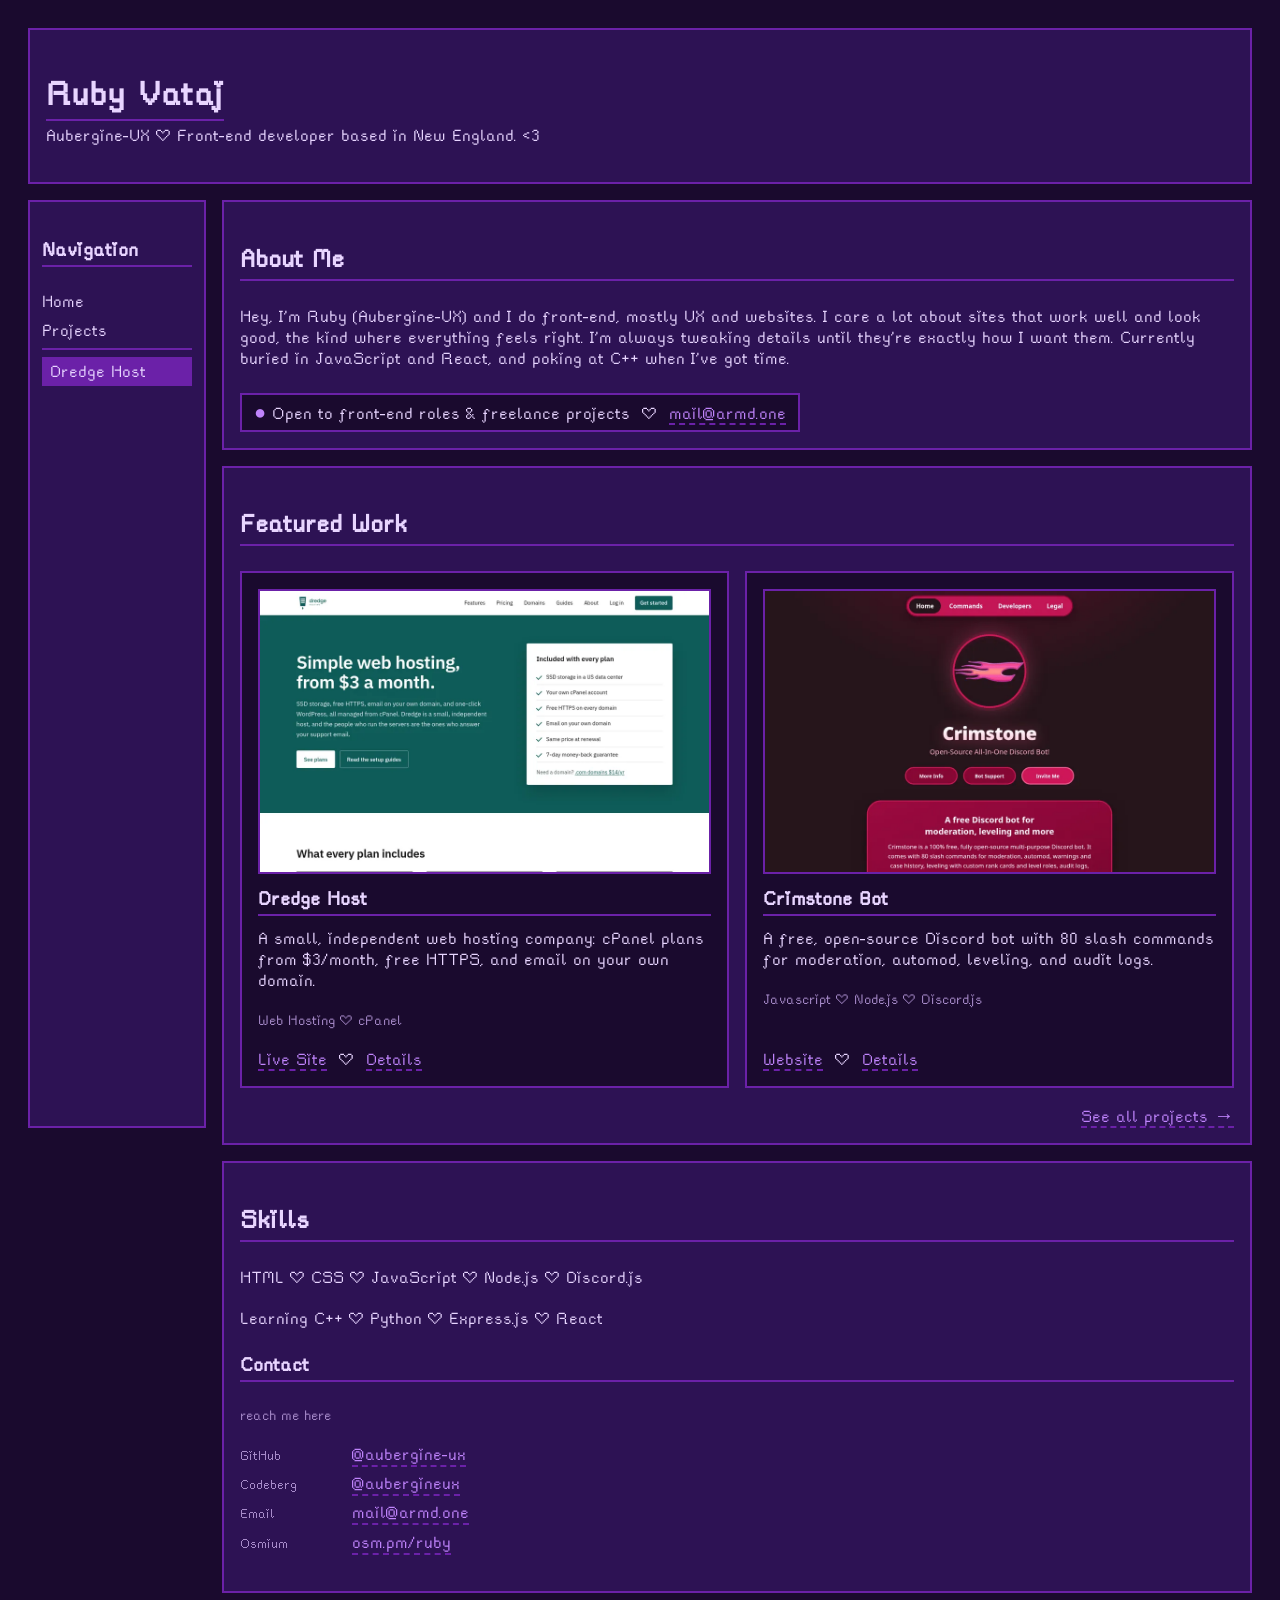
<file: index.html>
<!DOCTYPE html>
<html lang="en">
  <head>
    <meta charset="UTF-8">
    <meta http-equiv="X-UA-Compatible" content="IE=edge">
    <title>Aubergine-UX</title>
    <meta name="darkreader-lock">
    <meta name="description" content="Aubergine-UX — front-end developer based in New England.">
    <meta property="og:type" content="website">
    <meta property="og:site_name" content="Aubergine-UX">
    <meta property="og:title" content="Aubergine-UX">
    <meta property="og:description" content="Aubergine-UX — front-end developer based in New England.">
    <meta property="og:url" content="https://aubergineux.com/">
    <meta property="og:image" content="https://aubergineux.com/images/favicon.png">
    <meta name="twitter:card" content="summary">
    <meta name="viewport" content="width=device-width, initial-scale=1.0">
    <link rel="icon" type="image/png" href="/images/favicon.png">
    <link rel="stylesheet" href="style.css?v=4">
  </head>
  <body>

    <div class="panel">
      <div class="header">
        <h1>Ruby Vataj</h1>
      </div>
      <p>Aubergine-UX · Front-end developer based in New England. <3 </p>
    </div>

    <div class="layout">

      <div class="sidebar">
        <h3>Navigation</h3>
        <a href="index.html">Home</a>
        <a href="projects.html">Projects</a>
        <a href="https://dredgehost.com/" target="_blank" class="highlight">Dredge Host</a>
      </div>

      <div class="main">

        <div class="panel">
          <h2>About Me</h2>
          <p>Hey, I'm Ruby (Aubergine-UX) and I do front-end, mostly UX and websites. I care a lot about sites that work well and look good, the kind where everything feels right. I'm always tweaking details until they're exactly how I want them. Currently buried in JavaScript and React, and poking at C++ when I've got time.</p>
          <p class="availability">Open to front-end roles &amp; freelance projects &nbsp;·&nbsp; <a href="mailto:mail@armd.one">mail@armd.one</a></p>
        </div>

        <div class="panel">
          <h2>Featured Work</h2>

          <div class="featured-grid">

            <div class="project">
              <a class="project-shot" href="projects.html#dredge-host" aria-hidden="true" tabindex="-1">
                <img src="images/projects/dredge-host.webp" alt="" width="960" height="600" loading="lazy">
              </a>
              <div class="project-body">
                <h3>Dredge Host</h3>
                <p>A small, independent web hosting company: cPanel plans from $3/month, free HTTPS, and email on your own domain.</p>
                <p class="section-desc">Web Hosting · cPanel</p>
                <div class="project-links"><a href="https://dredgehost.com/" target="_blank">Live Site</a> &nbsp;·&nbsp; <a href="projects.html#dredge-host">Details</a></div>
              </div>
            </div>

            <div class="project">
              <a class="project-shot" href="projects.html#crimstone-bot" aria-hidden="true" tabindex="-1">
                <img src="images/projects/crimstone.webp" alt="" width="960" height="600" loading="lazy">
              </a>
              <div class="project-body">
                <h3>Crimstone Bot</h3>
                <p>A free, open-source Discord bot with 80 slash commands for moderation, automod, leveling, and audit logs.</p>
                <p class="section-desc">Javascript · Node.js · Discord.js</p>
                <div class="project-links"><a href="https://crim.aubergineux.com/" target="_blank">Website</a> &nbsp;·&nbsp; <a href="projects.html#crimstone-bot">Details</a></div>
              </div>
            </div>

          </div>

          <p class="see-all"><a href="projects.html">See all projects →</a></p>
        </div>

        <div class="panel">
          <h2>Skills</h2>
          <p>HTML · CSS · JavaScript · Node.js · Discord.js</p>
          <p>Learning C++ · Python · Express.js · React</p>

          <h3>Contact</h3>
          <p class="section-desc">reach me here</p>
          <ul class="elsewhere">
            <li>
              <span class="label">GitHub</span>
              <a href="https://github.com/aubergine-ux">@aubergine-ux</a>
            </li>
            <li>
              <span class="label">Codeberg</span>
              <a href="https://codeberg.org/AubergineUX">@aubergineux</a>
            </li>
            <li>
              <span class="label">Email</span>
              <a href="mailto:mail@armd.one">mail@armd.one</a>
            </li>
            <li>
              <span class="label">Osmium</span>
              <a href="https://osm.pm/ruby">osm.pm/ruby</a>
            </li>
          </ul>
        </div>

      </div>

    </div>

  </body>
</html>
</file>
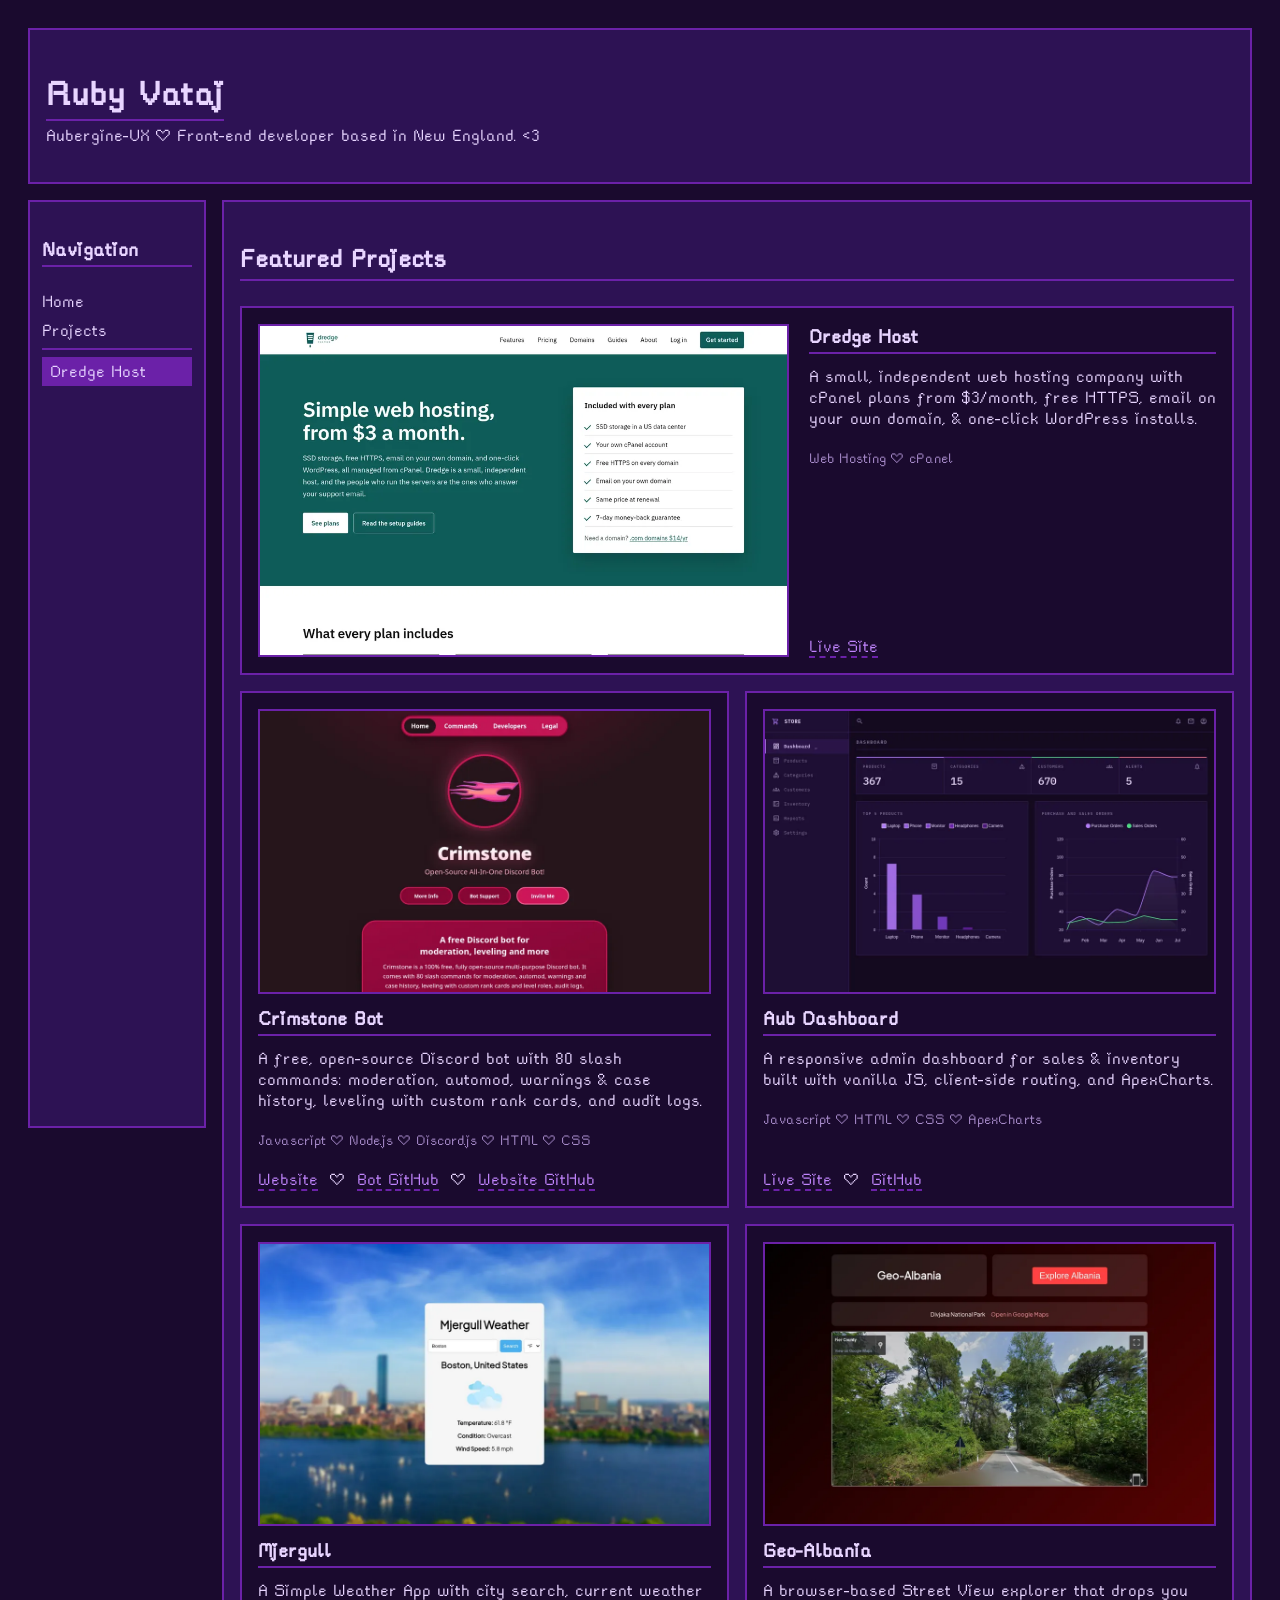
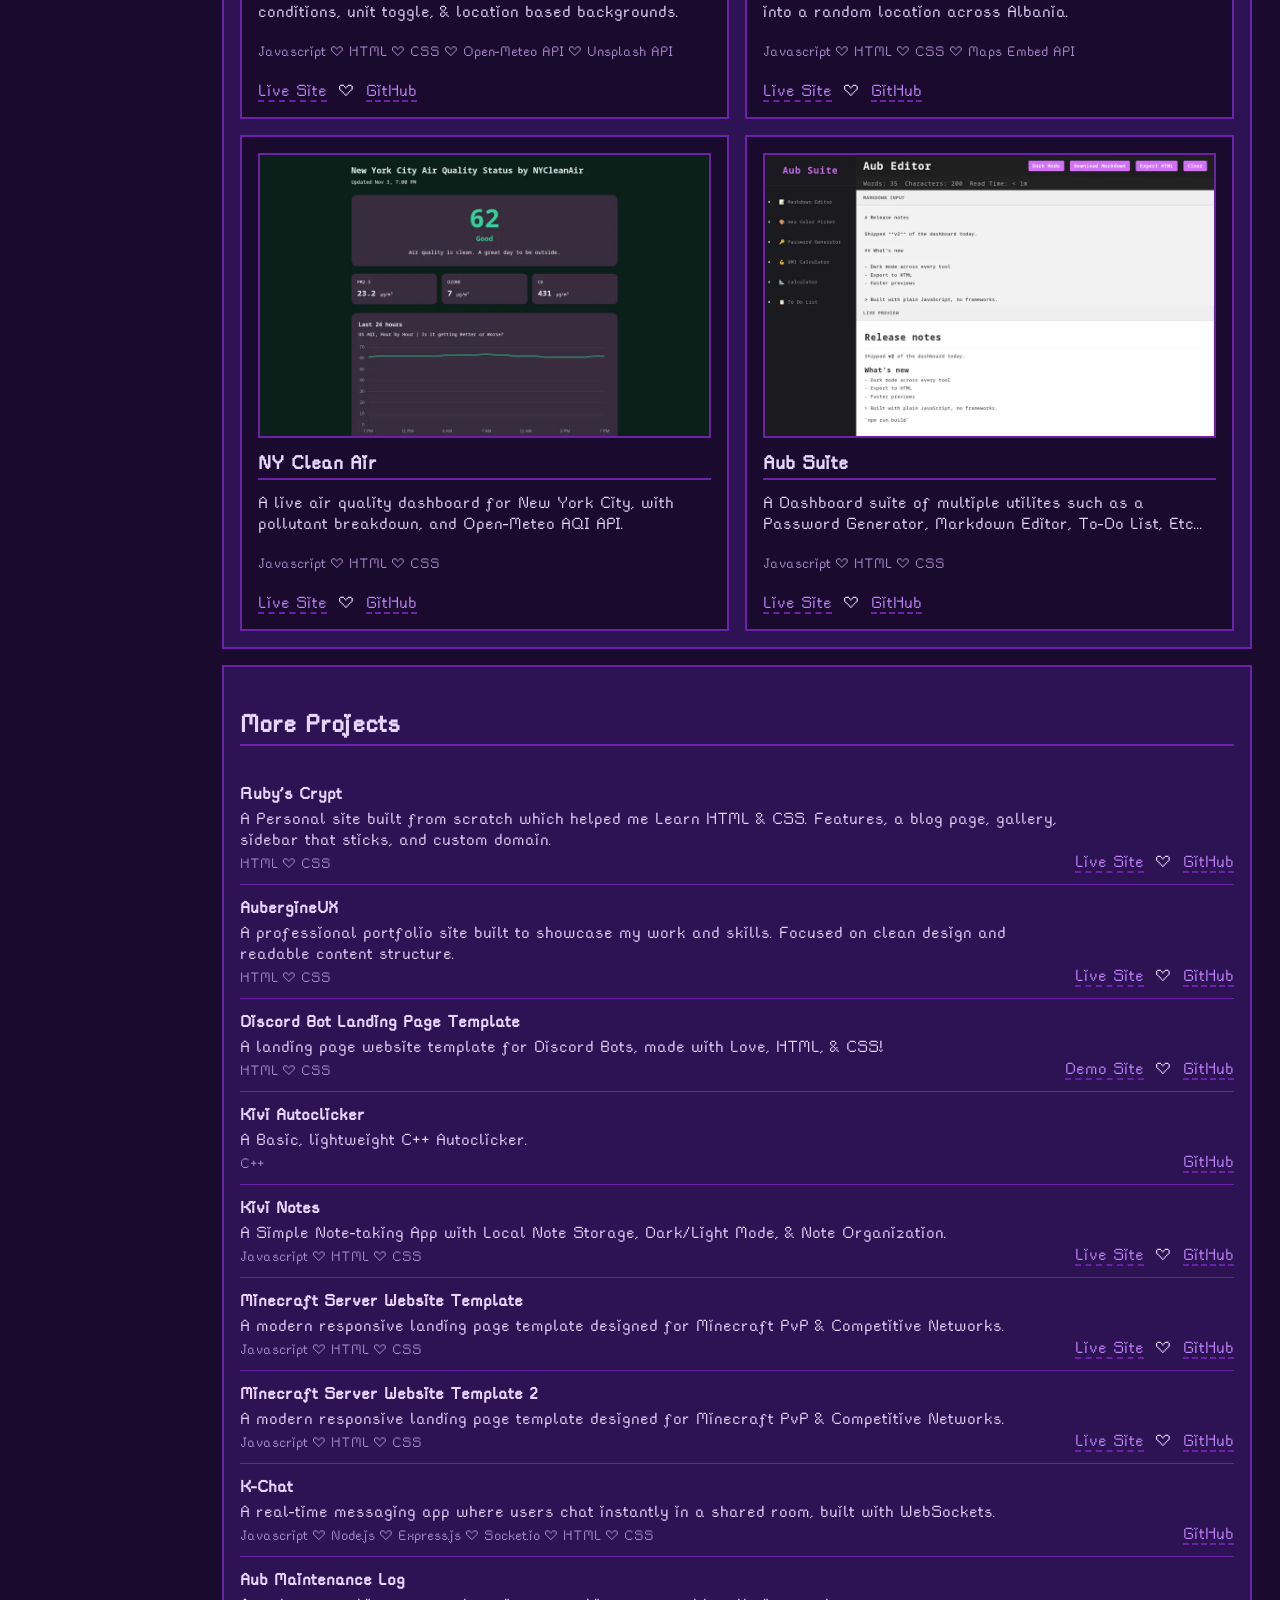
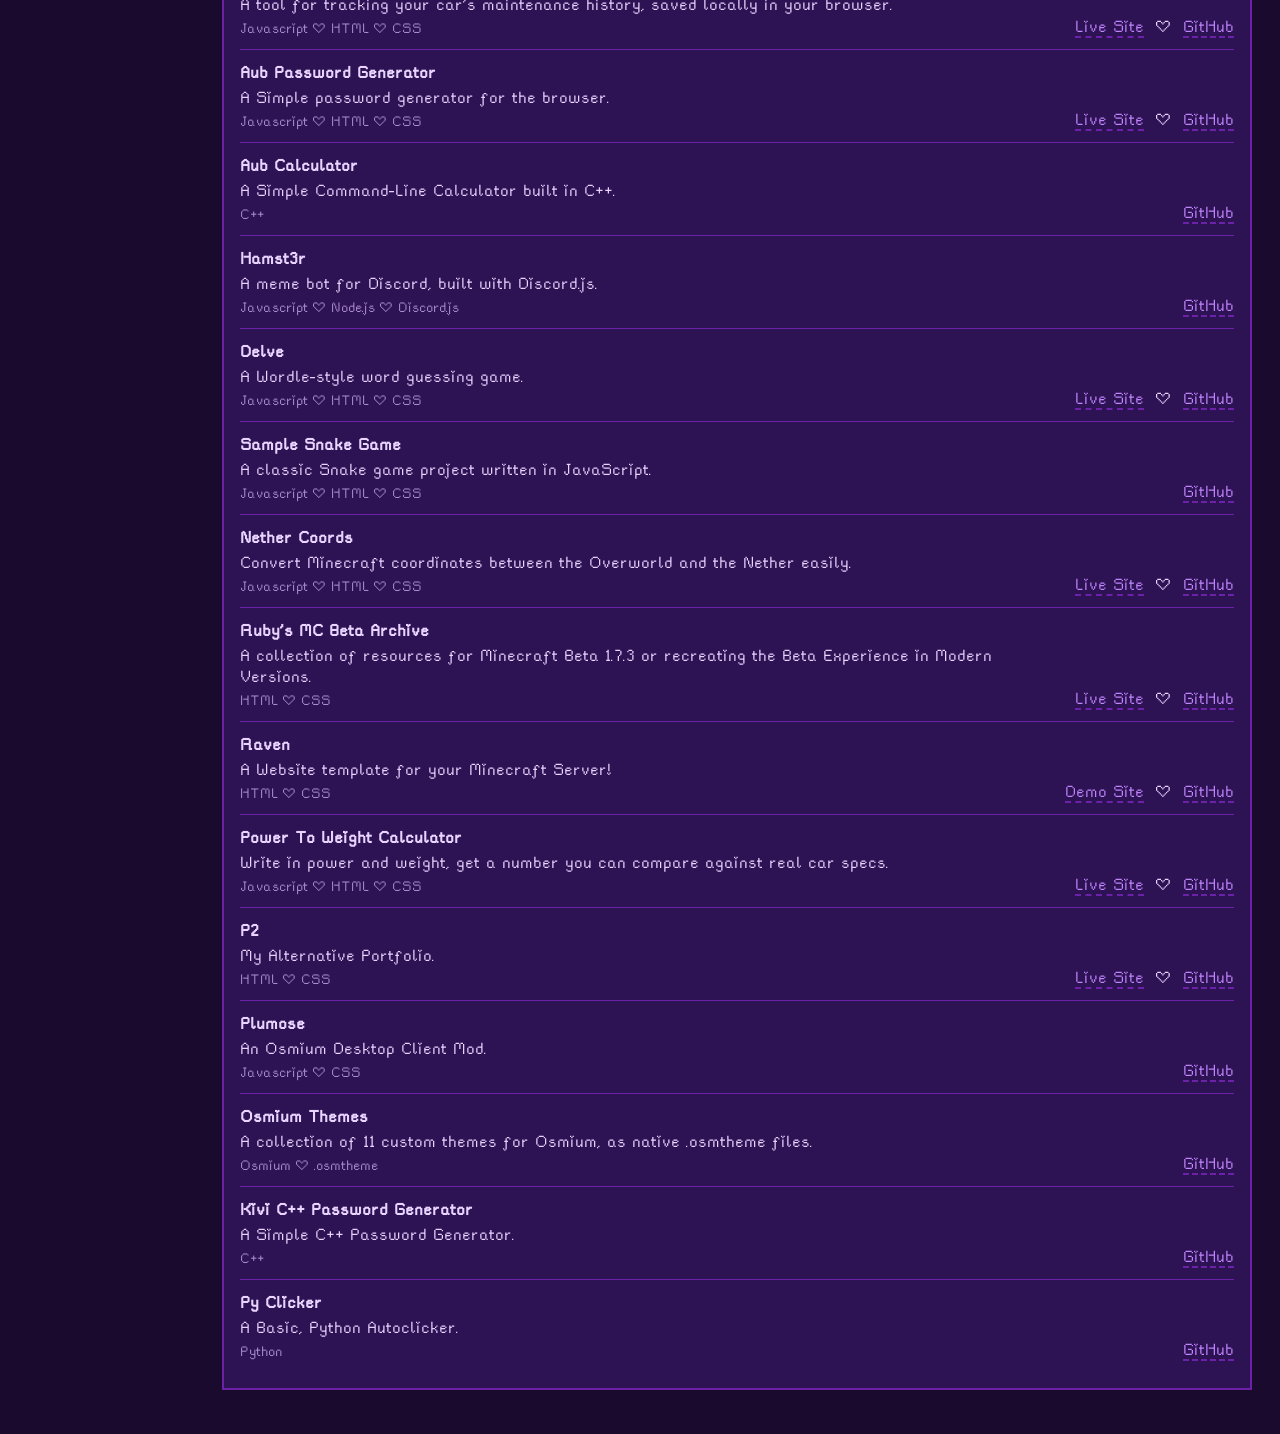
<file: projects.html>
<!DOCTYPE html>
<html lang="en">
  <head>
    <meta charset="UTF-8">
    <meta http-equiv="X-UA-Compatible" content="IE=edge">
    <title>Aubergine-UX - Projects</title>
    <meta name="darkreader-lock">
    <meta name="description" content="Aubergine-UX — front-end developer based in New England.">
    <meta property="og:type" content="website">
    <meta property="og:site_name" content="Aubergine-UX">
    <meta property="og:title" content="Aubergine-UX - Projects">
    <meta property="og:description" content="Aubergine-UX — front-end developer based in New England.">
    <meta property="og:url" content="https://aubergineux.com/projects.html">
    <meta property="og:image" content="https://aubergineux.com/images/favicon.png">
    <meta name="twitter:card" content="summary">
    <meta name="viewport" content="width=device-width, initial-scale=1.0">
    <link rel="icon" type="image/png" href="/images/favicon.png">
    <link rel="stylesheet" href="style.css?v=4">
  </head>
  <body>

    <div class="panel">
      <div class="header">
        <h1>Ruby Vataj</h1>
      </div>
      <p>Aubergine-UX · Front-end developer based in New England. <3 </p>
    </div>

    <div class="layout">
      <div class="sidebar">
        <h3>Navigation</h3>
        <a href="index.html">Home</a>
        <a href="projects.html">Projects</a>
        <a href="https://dredgehost.com/" target="_blank" class="highlight">Dredge Host</a>
      </div>

    <div class="main">

        <div class="panel">
          <h2>Featured Projects</h2>

          <div class="featured-grid">

            <div class="project project-wide" id="dredge-host">
              <a class="project-shot" href="https://dredgehost.com/" target="_blank" aria-hidden="true" tabindex="-1">
                <img src="images/projects/dredge-host.webp" alt="" width="960" height="600" loading="lazy">
              </a>
              <div class="project-body">
                <h3>Dredge Host</h3>
                <p>A small, independent web hosting company with cPanel plans from $3/month, free HTTPS, email on your own domain, & one-click WordPress installs.</p>
                <p class="section-desc">Web Hosting · cPanel</p>
                <div class="project-links"><a href="https://dredgehost.com/" target="_blank">Live Site</a></div>
              </div>
            </div>

            <div class="project" id="crimstone-bot">
              <a class="project-shot" href="https://crim.aubergineux.com/" target="_blank" aria-hidden="true" tabindex="-1">
                <img src="images/projects/crimstone.webp" alt="" width="960" height="600" loading="lazy">
              </a>
              <div class="project-body">
                <h3>Crimstone Bot</h3>
                <p>A free, open-source Discord bot with 80 slash commands: moderation, automod, warnings &amp; case history, leveling with custom rank cards, and audit logs.</p>
                <p class="section-desc">Javascript · Node.js · Discord.js · HTML · CSS</p>
                <div class="project-links"><a href="https://crim.aubergineux.com/" target="_blank">Website</a> &nbsp;·&nbsp; <a href="https://github.com/aubergine-ux/Crimstone-Bot" target="_blank">Bot GitHub</a> &nbsp;·&nbsp; <a href="https://github.com/aubergine-ux/Crimstone-Web" target="_blank">Website GitHub</a></div>
              </div>
            </div>

            <div class="project">
              <a class="project-shot" href="https://armd.one/Aub-Dashboard/" target="_blank" aria-hidden="true" tabindex="-1">
                <img src="images/projects/aub-dashboard.webp" alt="" width="960" height="600" loading="lazy">
              </a>
              <div class="project-body">
                <h3>Aub Dashboard</h3>
                <p>A responsive admin dashboard for sales & inventory built with vanilla JS, client-side routing, and ApexCharts.</p>
                <p class="section-desc">Javascript · HTML · CSS · ApexCharts</p>
                <div class="project-links"><a href="https://armd.one/Aub-Dashboard/" target="_blank">Live Site</a> &nbsp;·&nbsp; <a href="https://github.com/aubergine-ux/Aub-Dashboard" target="_blank">GitHub</a></div>
              </div>
            </div>

            <div class="project">
              <a class="project-shot" href="https://mjergull.aubergineux.com/" target="_blank" aria-hidden="true" tabindex="-1">
                <img src="images/projects/mjergull.webp" alt="" width="960" height="600" loading="lazy">
              </a>
              <div class="project-body">
                <h3>Mjergull</h3>
                <p>A Simple Weather App with city search, current weather conditions, unit toggle, & location based backgrounds.</p>
                <p class="section-desc">Javascript · HTML · CSS · Open-Meteo API · Unsplash API</p>
                <div class="project-links"><a href="https://mjergull.aubergineux.com/" target="_blank">Live Site</a> &nbsp;·&nbsp; <a href="https://github.com/aubergine-ux/Mjergull" target="_blank">GitHub</a></div>
              </div>
            </div>

            <div class="project">
              <a class="project-shot" href="https://geoalb.aubergineux.com/" target="_blank" aria-hidden="true" tabindex="-1">
                <img src="images/projects/geo-albania.webp" alt="" width="960" height="600" loading="lazy">
              </a>
              <div class="project-body">
                <h3>Geo-Albania</h3>
                <p>A browser-based Street View explorer that drops you into a random location across Albania.</p>
                <p class="section-desc">Javascript · HTML · CSS · Maps Embed API</p>
                <div class="project-links"><a href="https://geoalb.aubergineux.com/" target="_blank">Live Site</a> &nbsp;·&nbsp; <a href="https://github.com/aubergine-ux/Geo-Albania" target="_blank">GitHub</a></div>
              </div>
            </div>

            <div class="project">
              <a class="project-shot" href="https://armd.one/NYCleanAir/" target="_blank" aria-hidden="true" tabindex="-1">
                <img src="images/projects/ny-clean-air.webp" alt="" width="960" height="600" loading="lazy">
              </a>
              <div class="project-body">
                <h3>NY Clean Air</h3>
                <p>A live air quality dashboard for New York City, with pollutant breakdown, and Open-Meteo AQI API.</p>
                <p class="section-desc">Javascript · HTML · CSS</p>
                <div class="project-links"><a href="https://armd.one/NYCleanAir/" target="_blank">Live Site</a> &nbsp;·&nbsp; <a href="https://github.com/aubergine-ux/NYCleanAir" target="_blank">GitHub</a></div>
              </div>
            </div>

            <div class="project">
              <a class="project-shot" href="https://suite.aubergineux.com/" target="_blank" aria-hidden="true" tabindex="-1">
                <img src="images/projects/aub-suite.webp" alt="" width="960" height="600" loading="lazy">
              </a>
              <div class="project-body">
                <h3>Aub Suite</h3>
                <p>A Dashboard suite of multiple utilites such as a Password Generator, Markdown Editor, To-Do List, Etc...</p>
                <p class="section-desc">Javascript · HTML · CSS</p>
                <div class="project-links"><a href="https://suite.aubergineux.com/" target="_blank">Live Site</a> &nbsp;·&nbsp; <a href="https://github.com/aubergine-ux/Aub-Suite" target="_blank">GitHub</a></div>
              </div>
            </div>

          </div>
        </div>

        <div class="panel">
          <h2>More Projects</h2>

          <ul class="more-projects">
            <li>
              <div>
                <h3>Ruby's Crypt</h3>
                <p>A Personal site built from scratch which helped me Learn HTML & CSS. Features, a blog page, gallery, sidebar that sticks, and custom domain.</p>
                <p class="section-desc">HTML · CSS</p>
              </div>
              <div class="project-links"><a href="https://armd.one" target="_blank">Live Site</a> &nbsp;·&nbsp; <a href="https://github.com/aubergine-ux/aubergine-ux.github.io" target="_blank">GitHub</a></div>
            </li>
            <li>
              <div>
                <h3>AubergineUX</h3>
                <p>A professional portfolio site built to showcase my work and skills. Focused on clean design and readable content structure.</p>
                <p class="section-desc">HTML · CSS</p>
              </div>
              <div class="project-links"><a href="https://aubergineux.com" target="_blank">Live Site</a> &nbsp;·&nbsp; <a href="https://github.com/aubergine-ux/aubergineux" target="_blank">GitHub</a></div>
            </li>
            <li>
              <div>
                <h3>Discord Bot Landing Page Template</h3>
                <p>A landing page website template for Discord Bots, made with Love, HTML, & CSS!</p>
                <p class="section-desc">HTML · CSS</p>
              </div>
              <div class="project-links"><a href="https://armd.one/Discord-Bot-Landing-Page/" target="_blank">Demo Site</a> &nbsp;·&nbsp; <a href="https://github.com/aubergine-ux/Discord-Bot-Landing-Page" target="_blank">GitHub</a></div>
            </li>
            <li>
              <div>
                <h3>Kivi Autoclicker</h3>
                <p>A Basic, lightweight C++ Autoclicker.</p>
                <p class="section-desc">C++</p>
              </div>
              <div class="project-links"><a href="https://github.com/aubergine-ux/Kivi-Autoclicker" target="_blank">GitHub</a></div>
            </li>
            <li>
              <div>
                <h3>Kivi Notes</h3>
                <p>A Simple Note-taking App with Local Note Storage, Dark/Light Mode, & Note Organization.</p>
                <p class="section-desc">Javascript · HTML · CSS</p>
              </div>
              <div class="project-links"><a href="https://kivi.aubergineux.com/" target="_blank">Live Site</a> &nbsp;·&nbsp; <a href="https://github.com/aubergine-ux/Kivi-Notes" target="_blank">GitHub</a></div>
            </li>
            <li>
              <div>
                <h3>Minecraft Server Website Template</h3>
                <p>A modern responsive landing page template designed for Minecraft PvP & Competitive Networks.</p>
                <p class="section-desc">Javascript · HTML · CSS</p>
              </div>
              <div class="project-links"><a href="https://armd.one/Minecraft-Server-Website/" target="_blank">Live Site</a> &nbsp;·&nbsp; <a href="https://github.com/aubergine-ux/Minecraft-Server-Website" target="_blank">GitHub</a></div>
            </li>
            <li>
              <div>
                <h3>Minecraft Server Website Template 2</h3>
                <p>A modern responsive landing page template designed for Minecraft PvP & Competitive Networks.</p>
                <p class="section-desc">Javascript · HTML · CSS</p>
              </div>
              <div class="project-links"><a href="https://armd.one/MC-Website-Template/" target="_blank">Live Site</a> &nbsp;·&nbsp; <a href="https://github.com/aubergine-ux/MC-Website-Template" target="_blank">GitHub</a></div>
            </li>
            <li>
              <div>
                <h3>K-Chat</h3>
                <p>A real-time messaging app where users chat instantly in a shared room, built with WebSockets.</p>
                <p class="section-desc">Javascript · Node.js · Express.js · Socket.io · HTML · CSS</p>
              </div>
              <div class="project-links"><a href="https://github.com/aubergine-ux/K-Chat" target="_blank">GitHub</a></div>
            </li>
            <li>
              <div>
                <h3>Aub Maintenance Log</h3>
                <p>A tool for tracking your car's maintenance history, saved locally in your browser.</p>
                <p class="section-desc">Javascript · HTML · CSS</p>
              </div>
              <div class="project-links"><a href="https://aml.aubergineux.com/" target="_blank">Live Site</a> &nbsp;·&nbsp; <a href="https://github.com/aubergine-ux/Aub-Maintenance-Log" target="_blank">GitHub</a></div>
            </li>
            <li>
              <div>
                <h3>Aub Password Generator</h3>
                <p>A Simple password generator for the browser.</p>
                <p class="section-desc">Javascript · HTML · CSS</p>
              </div>
              <div class="project-links"><a href="https://armd.one/Aub-Password-Generator/" target="_blank">Live Site</a> &nbsp;·&nbsp; <a href="https://github.com/aubergine-ux/Aub-Password-Generator" target="_blank">GitHub</a></div>
            </li>
            <li>
              <div>
                <h3>Aub Calculator</h3>
                <p>A Simple Command-Line Calculator built in C++.</p>
                <p class="section-desc">C++</p>
              </div>
              <div class="project-links"><a href="https://github.com/aubergine-ux/Aub-Calculator-C" target="_blank">GitHub</a></div>
            </li>
            <li>
              <div>
                <h3>Hamst3r</h3>
                <p>A meme bot for Discord, built with Discord.js.</p>
                <p class="section-desc">Javascript · Node.js · Discord.js</p>
              </div>
              <div class="project-links"><a href="https://github.com/aubergine-ux/Hamst3r" target="_blank">GitHub</a></div>
            </li>
            <li>
              <div>
                <h3>Delve</h3>
                <p>A Wordle-style word guessing game.</p>
                <p class="section-desc">Javascript · HTML · CSS</p>
              </div>
              <div class="project-links"><a href="https://delve.aubergineux.com/" target="_blank">Live Site</a> &nbsp;·&nbsp; <a href="https://github.com/aubergine-ux/Delve" target="_blank">GitHub</a></div>
            </li>
            <li>
              <div>
                <h3>Sample Snake Game</h3>
                <p>A classic Snake game project written in JavaScript.</p>
                <p class="section-desc">Javascript · HTML · CSS</p>
              </div>
              <div class="project-links"><a href="https://github.com/aubergine-ux/Sample-Snake-Game" target="_blank">GitHub</a></div>
            </li>
            <li>
              <div>
                <h3>Nether Coords</h3>
                <p>Convert Minecraft coordinates between the Overworld and the Nether easily.</p>
                <p class="section-desc">Javascript · HTML · CSS</p>
              </div>
              <div class="project-links"><a href="https://armd.one/Nether-Coords/" target="_blank">Live Site</a> &nbsp;·&nbsp; <a href="https://github.com/aubergine-ux/Nether-Coords" target="_blank">GitHub</a></div>
            </li>
            <li>
              <div>
                <h3>Ruby's MC Beta Archive</h3>
                <p>A collection of resources for Minecraft Beta 1.7.3 or recreating the Beta Experience in Modern Versions.</p>
                <p class="section-desc">HTML · CSS</p>
              </div>
              <div class="project-links"><a href="https://armd.one/mc-beta-archive/" target="_blank">Live Site</a> &nbsp;·&nbsp; <a href="https://github.com/aubergine-ux/mc-beta-archive" target="_blank">GitHub</a></div>
            </li>
            <li>
              <div>
                <h3>Raven</h3>
                <p>A Website template for your Minecraft Server!</p>
                <p class="section-desc">HTML · CSS</p>
              </div>
              <div class="project-links"><a href="https://armd.one/Raven/" target="_blank">Demo Site</a> &nbsp;·&nbsp; <a href="https://github.com/aubergine-ux/Raven" target="_blank">GitHub</a></div>
            </li>
            <li>
              <div>
                <h3>Power To Weight Calculator</h3>
                <p>Write in power and weight, get a number you can compare against real car specs.</p>
                <p class="section-desc">Javascript · HTML · CSS</p>
              </div>
              <div class="project-links"><a href="https://armd.one/Power-To-Weight-Calc/" target="_blank">Live Site</a> &nbsp;·&nbsp; <a href="https://github.com/aubergine-ux/Power-To-Weight-Calc" target="_blank">GitHub</a></div>
            </li>
            <li>
              <div>
                <h3>P2</h3>
                <p>My Alternative Portfolio.</p>
                <p class="section-desc">HTML · CSS</p>
              </div>
              <div class="project-links"><a href="https://biz.aubergineux.com/" target="_blank">Live Site</a> &nbsp;·&nbsp; <a href="https://github.com/aubergine-ux/P2" target="_blank">GitHub</a></div>
            </li>
            <li>
              <div>
                <h3>Plumose</h3>
                <p>An Osmium Desktop Client Mod.</p>
                <p class="section-desc">Javascript · CSS</p>
              </div>
              <div class="project-links"><a href="https://github.com/aubergine-ux/Plumose" target="_blank">GitHub</a></div>
            </li>
            <li>
              <div>
                <h3>Osmium Themes</h3>
                <p>A collection of 11 custom themes for Osmium, as native .osmtheme files.</p>
                <p class="section-desc">Osmium · .osmtheme</p>
              </div>
              <div class="project-links"><a href="https://github.com/aubergine-ux/Osmium-Themes" target="_blank">GitHub</a></div>
            </li>
            <li>
              <div>
                <h3>Kivi C++ Password Generator</h3>
                <p>A Simple C++ Password Generator.</p>
                <p class="section-desc">C++</p>
              </div>
              <div class="project-links"><a href="https://github.com/aubergine-ux/Kivi-CPP-Password-Gen" target="_blank">GitHub</a></div>
            </li>
            <li>
              <div>
                <h3>Py Clicker</h3>
                <p>A Basic, Python Autoclicker.</p>
                <p class="section-desc">Python</p>
              </div>
              <div class="project-links"><a href="https://github.com/aubergine-ux/Py-Clicker" target="_blank">GitHub</a></div>
            </li>
          </ul>
        </div>

      </div>

    </div>

  </body>
</html>
</file>
<file: style.css>
@font-face {
  font-family: "rainyhearts";
  src: url("../fonts/rainyhearts.ttf") format("truetype");
  font-display: swap;
}

body {
  background-color: #1a0a2e;
  color: #e8d5ff;
  font-family: "rainyhearts", sans-serif;
  font-size: 20px;
  padding: 20px;
}

a {
  color: #c084fc;
  text-decoration: none;
  border-bottom: 2px dashed #6b21a8;
}

a:hover {
  color: #e8d5ff;
}

h1, h2, h3 {
  border-bottom: 2px solid #6b21a8;
  padding-bottom: 4px;
}

h1 {
  margin-bottom: 4px;
}

p {
  margin-top: 0;
}

.header {
  display: flex;
  align-items: center;
  gap: 16px;
}

.panel {
  background: #2d1254;
  border: 2px solid #6b21a8;
  padding: 16px;
  margin-bottom: 16px;
}

.layout {
  display: flex;
  gap: 16px;
}

.sidebar {
  display: flex;
  flex-direction: column;
  width: 150px;
  flex-shrink: 0;
  background: #2d1254;
  border: 2px solid #6b21a8;
  padding: 12px;
  position: sticky;
  top: 0;
  height: 100vh;
  overflow-y: auto;
  align-self: flex-start;
}

.sidebar a {
  display: block;
  color: #e8d5ff;
  margin-bottom: 8px;
  border-bottom: none;
}

.sidebar a:hover {
  color: #c084fc;
}

.main {
  flex: 1;
}

.elsewhere {
  list-style: none;
  padding: 0;
  display: flex;
  flex-direction: column;
  gap: 0.4rem;
}

.elsewhere li {
  display: flex;
  gap: 1rem;
  align-items: baseline;
}

.label {
  font-size: 0.8em;
  color: #a78bca;
  min-width: 6rem;
}

.section-desc {
  font-size: 0.85em;
  color: #a78bca;
  margin-bottom: 0.75rem;
}

.featured-grid {
  display: grid;
  grid-template-columns: repeat(2, 1fr);
  margin-top: 16px;
  gap: 16px;
}

.project {
  background-color: #1a0a2e;
  border: 2px solid #6b21a8;
  display: flex;
  flex-direction: column;
  box-sizing: border-box;
  padding: 16px;
}

.project h3 {
  margin-top: 0;
  margin-bottom: 12px;
}

.project-links {
  margin-top: auto;
  padding-top: 8px;
}

.project-wide {
  grid-column: 1 / -1;
  flex-direction: row;
  gap: 20px;
}

.project-shot {
  display: block;
  border: 2px solid #6b21a8;
  margin-bottom: 12px;
  line-height: 0;
}

.project-shot:hover {
  border-color: #c084fc;
}

.project-wide .project-shot {
  flex: 0 0 55%;
  align-self: flex-start;
  margin-bottom: 0;
}

.project-shot img {
  display: block;
  width: 100%;
  height: auto;
  aspect-ratio: 16 / 10;
  object-fit: cover;
  object-position: top;
}

.project-body {
  display: flex;
  flex-direction: column;
  flex: 1;
}

.availability {
  display: inline-block;
  background: #1a0a2e;
  border: 2px solid #6b21a8;
  padding: 6px 12px;
  margin-top: 4px;
  margin-bottom: 0;
}

.availability::before {
  content: "● ";
  color: #c084fc;
}

.see-all {
  margin-top: 16px;
  margin-bottom: 0;
  text-align: right;
}

.more-projects {
  list-style: none;
  padding: 0;
  margin: 16px 0 0;
}

.more-projects li {
  display: flex;
  justify-content: space-between;
  align-items: flex-start;
  gap: 16px;
  padding: 12px 0;
  border-bottom: 1px solid #6b21a8;
}

.more-projects li:last-child {
  border-bottom: none;
}

.more-projects h3 {
  border-bottom: none;
  margin: 0 0 4px;
  padding: 0;
  font-size: 1em;
}

.more-projects p {
  margin-bottom: 4px;
}

.more-projects .section-desc {
  margin-bottom: 0;
}

.more-projects .project-links {
  flex-shrink: 0;
  padding-top: 0;
  white-space: nowrap;
}

@media (max-width: 600px) {
  .layout {
    flex-direction: column;
  }

  .sidebar {
    width: 100%;
    box-sizing: border-box;
    height: auto;
    position: static;
    flex-direction: column;
  }

  .featured-grid {
    grid-template-columns: 1fr;
  }

  .project-wide {
    flex-direction: column;
  }

  .project-wide .project-shot {
    flex: none;
    margin-bottom: 12px;
  }

  .more-projects li {
    flex-direction: column;
    gap: 6px;
  }

  .more-projects .project-links {
    white-space: normal;
  }
}

.sidebar a.highlight {
  position: relative;
  color: #e8d5ff;
  background: #6b21a8;
  padding: 4px 8px;
  margin-top: 8px;
}

.sidebar a.highlight::before {
  content: "";
  position: absolute;
  top: -9px;
  left: 0;
  right: 0;
  border-top: 2px solid #6b21a8;
}

.sidebar a.highlight:hover {
  color: #6b21a8;
  background: #e8d5ff;
}
</file>
